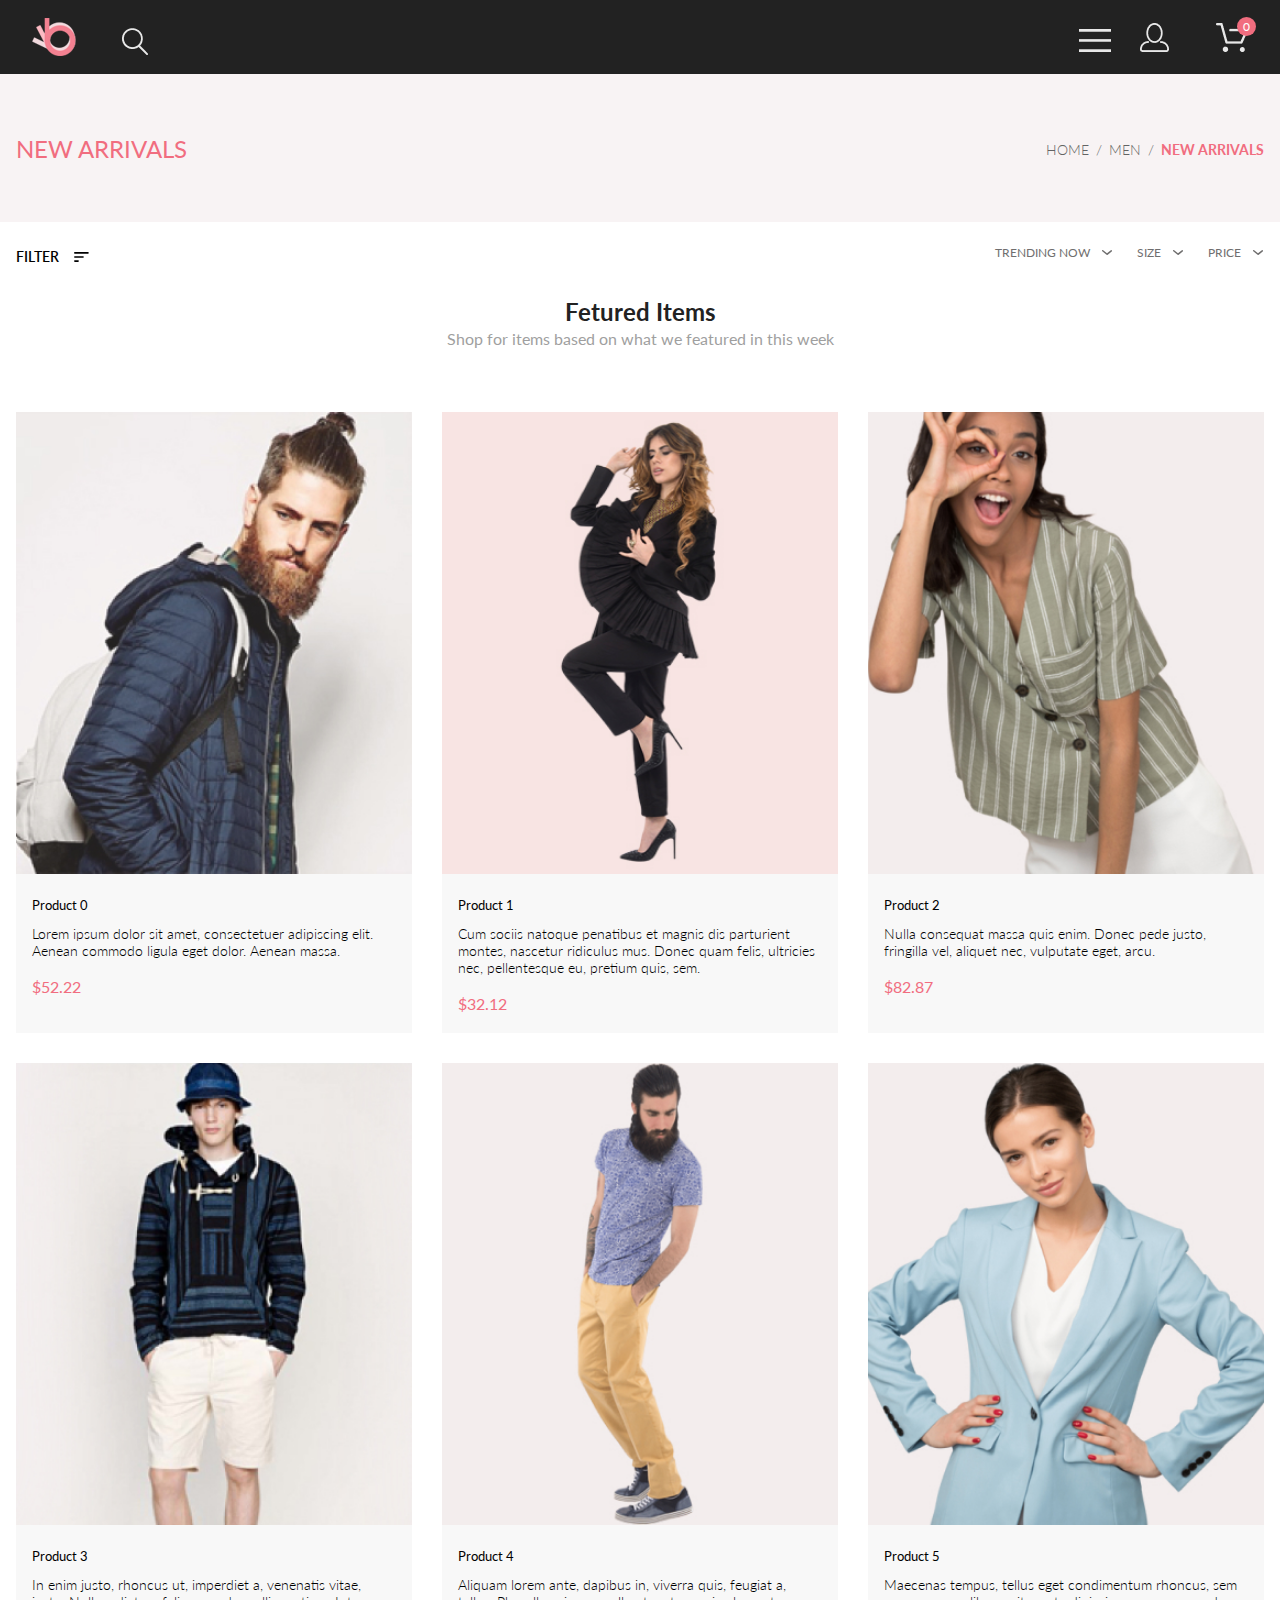
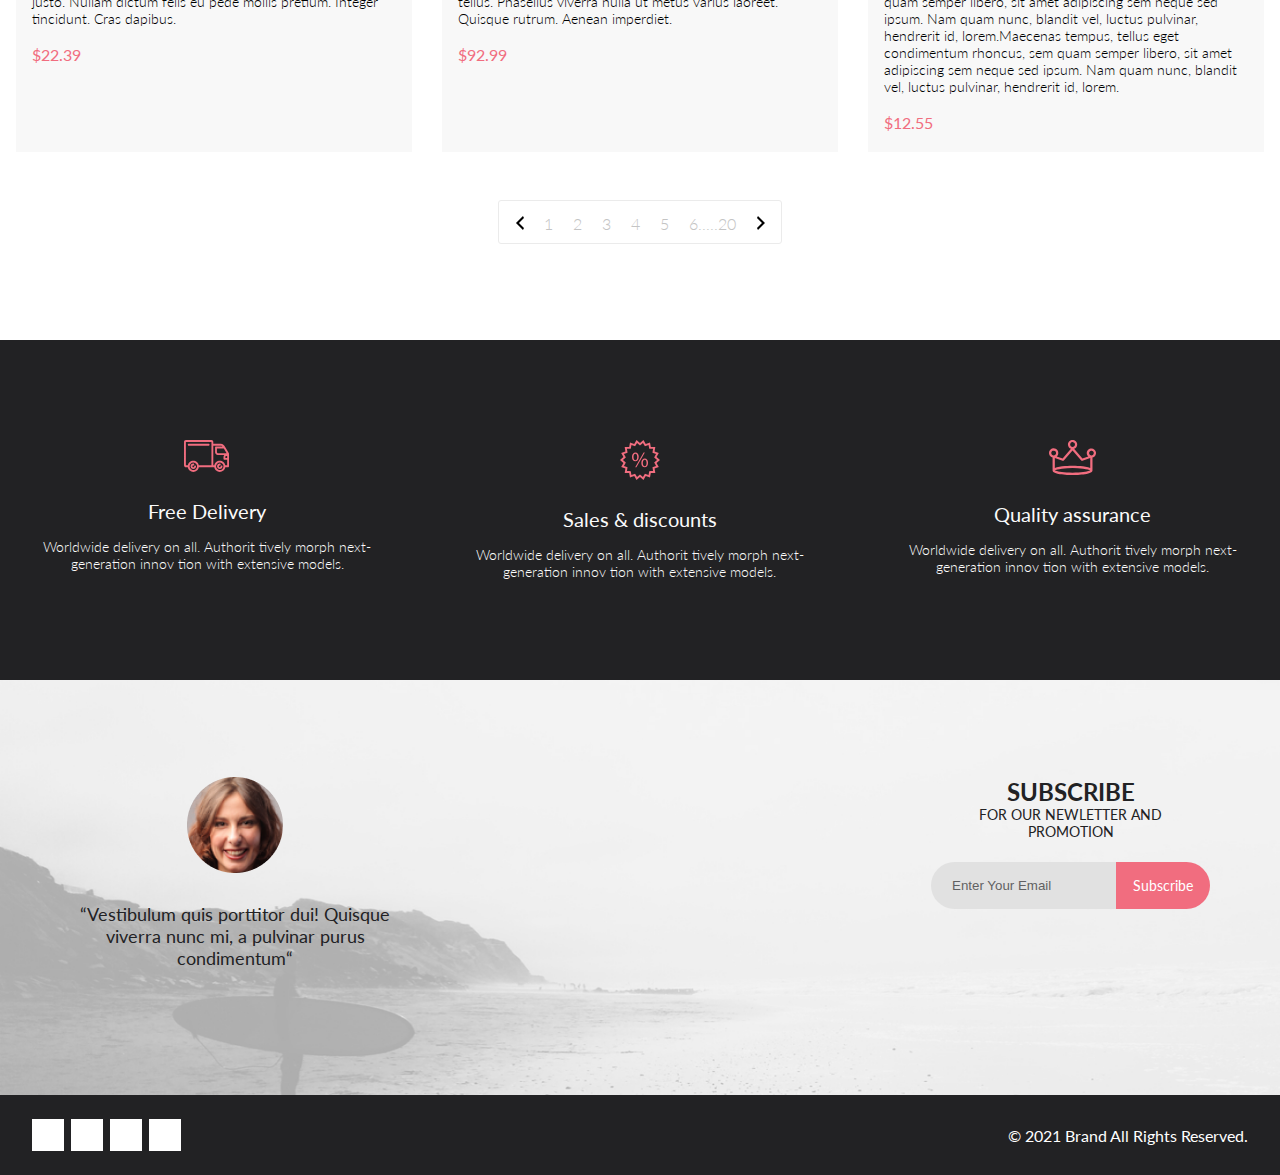
<file: basket/index.html>
<!DOCTYPE html>
<html lang="en">

<head>
    <meta charset="UTF-8">
    <meta name="viewport" content="width=device-width, initial-scale=1.0">
    <title>Document</title>
    <link rel="stylesheet" href="https://cdnjs.cloudflare.com/ajax/libs/font-awesome/5.15.2/css/all.min.css" integrity="sha512-HK5fgLBL+xu6dm/Ii3z4xhlSUyZgTT9tuc/hSrtw6uzJOvgRr2a9jyxxT1ely+B+xFAmJKVSTbpM/CuL7qxO8w==" crossorigin="anonymous" />
    <link rel="stylesheet" href="style.css">
</head>

<body>
    <div class="header">
        <div class="container">
            <div class="leftHeader">
                <img src="images/logo.png" alt="">
                <img class="searchIcon" src="images/search.png" alt="">
            </div>

            <div class="rightHeader">
                <img class="bars" src="images/bars.png" alt="">
                <img class="userIcon" src="images/user.png" alt="">

                <span class="cartIconWrap">
                    <img class="cartIcon" src="images/cart.png" alt="">
                    <span>0</span>
                </span>

                <div class="basket hidden">
                    <div class="basketRow basketHeader">
                        <div>Название товара</div>
                        <div>Количество</div>
                        <div>Цена за шт.</div>
                        <div>Итого</div>
                    </div>

                    <div class="basketTotal">
                        Товаров в корзине на сумму:
                        $<span class="basketTotalValue">0</span>
                    </div>
                </div>
            </div>
        </div>
    </div>

    <div class="newArrivals">
        <div class="container">
            <h1>NEW ARRIVALS</h1>
            <nav>
                <a href="#">HOME</a>
                <span>/</span>
                <a href="#">MEN</a>
                <span>/</span>
                <a href="#">NEW ARRIVALS</a>
            </nav>
        </div>
    </div>

    <div class="filters">
        <div class="container">
            <div class="filtersLeft">
                <span class="filterLabel">FILTER</span>
                <img class="filterIcon" src="images/filter.svg" alt="">
                <div class="filterPopup hidden">
                    <nav class="filterCategory">
                        <div class="filterCategoryHeader">CATEGORY</div>
                        <div class="hidden">
                            <a href="#">Accessories</a>
                            <a href="#">Bags</a>
                            <a href="#">Denim</a>
                            <a href="#">Hoodies & Sweatshirts</a>
                            <a href="#">Jackets & Coats</a>
                            <a href="#">Polos</a>
                            <a href="#">Shirts</a>
                            <a href="#">Shoes</a>
                            <a href="#">Sweaters & Knits</a>
                            <a href="#">T-Shirts</a>
                            <a href="#">Tanks</a>
                        </div>
                    </nav>
                    <nav class="filterCategory">
                        <div class="filterCategoryHeader">BRAND</div>
                        <div class="hidden">
                            <a href="#">Accessories</a>
                            <a href="#">Bags</a>
                            <a href="#">Denim</a>
                            <a href="#">Hoodies & Sweatshirts</a>
                            <a href="#">Jackets & Coats</a>
                            <a href="#">Polos</a>
                            <a href="#">Shirts</a>
                            <a href="#">Shoes</a>
                            <a href="#">Sweaters & Knits</a>
                            <a href="#">T-Shirts</a>
                            <a href="#">Tanks</a>
                        </div>
                    </nav>
                    <nav class="filterCategory">
                        <div class="filterCategoryHeader">DESIGNER</div>
                        <div class="hidden">
                            <a href="#">Accessories</a>
                            <a href="#">Bags</a>
                            <a href="#">Denim</a>
                            <a href="#">Hoodies & Sweatshirts</a>
                            <a href="#">Jackets & Coats</a>
                            <a href="#">Polos</a>
                            <a href="#">Shirts</a>
                            <a href="#">Shoes</a>
                            <a href="#">Sweaters & Knits</a>
                            <a href="#">T-Shirts</a>
                            <a href="#">Tanks</a>
                        </div>
                    </nav>
                </div>
            </div>
            <div class="filtersRight">
                <div class="filterTrending">
                    TRENDING NOW
                    <img src="images/filterArrow.svg" alt="">
                </div>
                <div class="filterSize">
                    <div class="filterSizeWrap">
                        SIZE
                        <img src="images/filterArrow.svg" alt="">
                    </div>
                    <div class="filterSizes hidden">
                        <div>
                            <input type="checkbox"> XS
                        </div>
                        <div>
                            <input type="checkbox"> S
                        </div>
                        <div>
                            <input type="checkbox"> M
                        </div>
                        <div>
                            <input type="checkbox"> L
                        </div>
                    </div>
                </div>
                <div class="filterPrice">
                    PRICE
                    <img src="images/filterArrow.svg" alt="">
                </div>
            </div>
        </div>
    </div>

    <div class="featured container">
        <h2 class="featuredHeader">Fetured Items</h2>
        <div class="featuredTitle">Shop for items based on what we featured in this week</div>

        <!-- Здесь будут появляться карточки товаров -->
        <div class="featuredItems">

        </div>

        <div class="pagination">
            <a href="#">
                <img src="images/chevronLeft.svg" alt="">
            </a>
            <a href="#">1</a>
            <a href="#">2</a>
            <a href="#">3</a>
            <a href="#">4</a>
            <a href="#">5</a>
            <a href="#">6.....20</a>
            <a href="#">
                <img src="images/chevronRight.svg" alt="">
            </a>
        </div>
    </div>

    <div class="services">
        <div class="container">

            <div class="serivceUnit">
                <img src="images/services/delivery.svg" alt="">
                <div class="servicesTitle">
                    Free Delivery
                </div>
                <div class="servicesText">
                    Worldwide delivery on all. Authorit tively morph next-generation innov tion with extensive models.
                </div>
            </div>

            <div class="serivceUnit">
                <img src="images/services/discount.svg" alt="">
                <div class="servicesTitle">
                    Sales & discounts
                </div>
                <div class="servicesText">
                    Worldwide delivery on all. Authorit tively morph next-generation innov tion with extensive models.
                </div>
            </div>

            <div class="serivceUnit">
                <img src="images/services/assurance.svg" alt="">
                <div class="servicesTitle">
                    Quality assurance
                </div>
                <div class="servicesText">
                    Worldwide delivery on all. Authorit tively morph next-generation innov tion with extensive models.
                </div>
            </div>
        </div>
    </div>

    <div class="subscribe">
        <div class="container">

            <div class="subscribeLeft">
                <img src="images/subscribeUser.png" alt="">
                <div class="subscribeUserText">
                    “Vestibulum quis porttitor dui! Quisque viverra nunc mi, a pulvinar purus condimentum“
                </div>
            </div>

            <div class="subscribeRight">
                <div class="subscribeTitle">
                    SUBSCRIBE
                </div>
                <div class="subscribeText">
                    FOR OUR NEWLETTER AND PROMOTION
                </div>
                <form action="" class="subscribeForm">
                    <input type="text" placeholder="Enter Your Email">
                    <button>Subscribe</button>
                </form>
            </div>

        </div>
    </div>

    <div class="footer">
        <div class="container">
            <div class="footerLeft">
                <a href="#">
                    <i class="fab fa-facebook-f"></i>
                </a>
                <a href="#">
                    <i class="fab fa-instagram"></i>
                </a>
                <a href="#">
                    <i class="fab fa-pinterest-p"></i>
                </a>
                <a href="#">
                    <i class="fab fa-twitter"></i>
                </a>
            </div>
            <div class="footerRight">
                &copy; 2021  Brand  All Rights Reserved.
            </div>
        </div>
    </div>

    <script src="scripts/app.js"></script>
    <script src="scripts/basket/ProductDTO.js"></script>
    <script src="scripts/basket/products.js"></script>
    <script src="scripts/basket/productsCards.js"></script>
    <script src="scripts/basket/basket.js"></script>
</body>

</html>
</file>
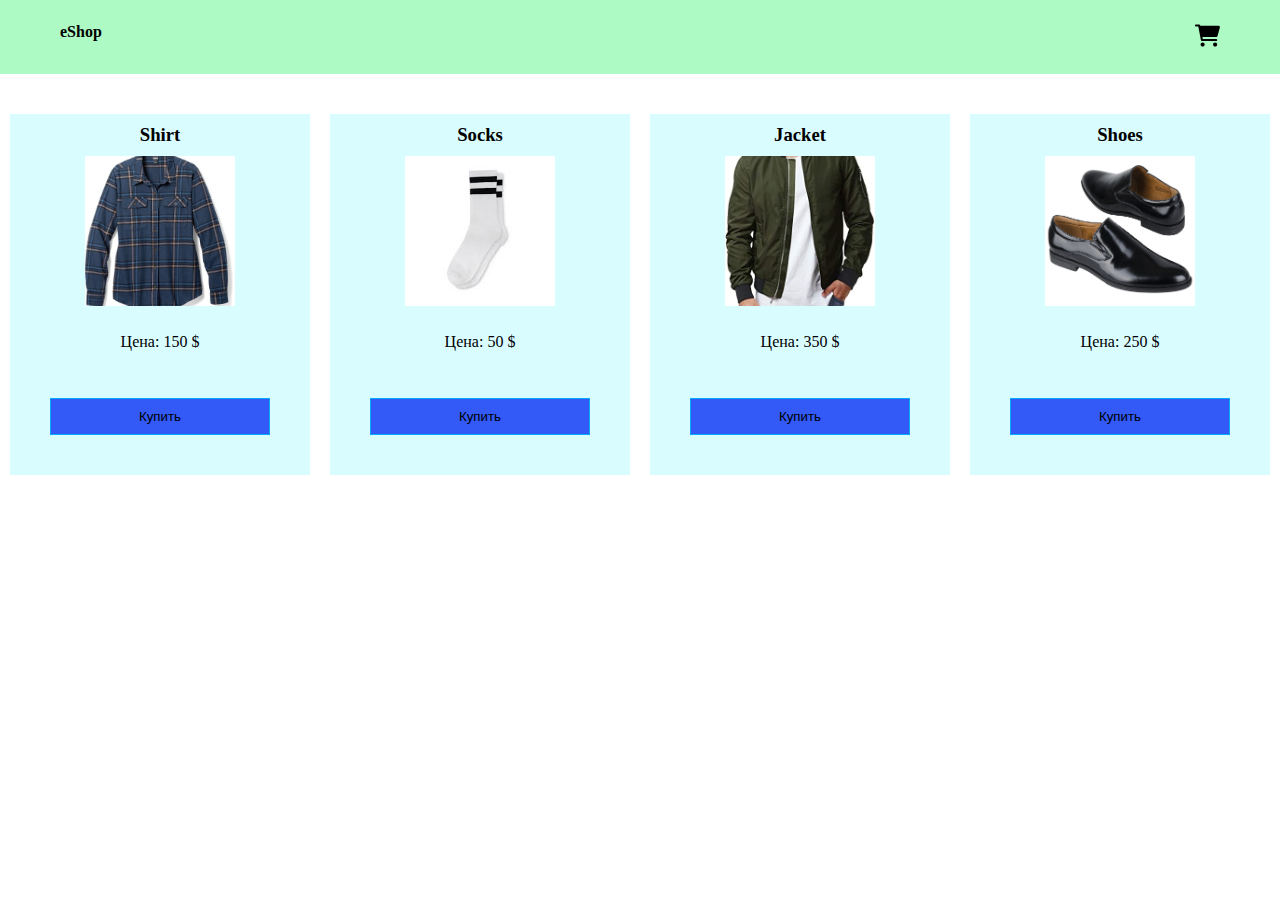
<file: lesson 1/index.html>
<!DOCTYPE html>
<html lang="en">

<head>
    <meta charset="UTF-8">
    <meta http-equiv="X-UA-Compatible" content="IE=edge">
    <meta name="viewport" content="width=device-width, initial-scale=1.0">
    <title>Интернет магазин</title>
    <link rel="stylesheet" href="Style.css">
</head>

<body>
    <header class="header">
        <div class="header__container header__wrap">
            <a class="header__logo" href="#"> <b> eShop </b></a>
            <button class="heaher__button" type="button"> <img class="header__cart" src="img/cart-shopping-solid.svg"
                    alt="cart"> </button>
        </div>

    </header>
    <main>
        <div class="goods__list"></div>
    </main>
    <script src="script.js"></script>
</body>

</html>
</file>
<file: basket/style.css>
@import url("https://fonts.googleapis.com/css2?family=Lato:wght@300;400;700;900&display=swap");
body {
    margin: 0;
    font-family: Lato, sans-serif;
}

.header {
    background: #222222;
    height: 74px;
    padding: 18px 16px;
    box-sizing: border-box;
}

.header .container {
    display: flex;
    justify-content: space-between;
    align-items: center;
}

@media (min-width: 1600px) {
    .container {
        margin: 0 auto;
        width: 1140px;
    }
}

@media (min-width: 768px) {
    .header {
        padding-left: 32px;
        padding-right: 32px;
    }
}

.header i {
    color: #e8e8e8;
}

.userIcon,
.bars {
    display: none;
}

@media (min-width: 768px) {
    .userIcon,
    .bars {
        display: inline;
    }
}

.userIcon {
    margin-left: 25px;
    margin-right: 42px;
}

.searchIcon {
    margin-left: 41px;
}

.cartIconWrap {
    position: relative;
    cursor: pointer;
}

.cartIconWrap span {
    display: inline-block;
    width: 19px;
    height: 19px;
    color: white;
    background: #f16d7f;
    border-radius: 50%;
    position: absolute;
    text-align: center;
    right: -8px;
    top: -19px;
    font-size: 12px;
    line-height: 19px;
}

.rightHeader {
    position: relative;
}

.basket {
    position: absolute;
    z-index: 3;
    right: 0;
    top: 37px;
    background: white;
    padding: 10px;
    border: 1px solid #ebebeb;
    border-radius: 3px;
    font-size: 14px;
}

@media (min-width: 340px) {
    .basket {
        font-size: 16px;
    }
}
@media (min-width: 552px) {
    .basket {
        width: 500px;
    }
}

.basketRow {
    display: grid;
    grid-template-columns: repeat(4, 1fr);
    gap: 10px;
    margin-bottom: 10px;
    border-bottom: 1px solid #ebebeb;
    padding-bottom: 10px;
}

.basketHeader {
    font-weight: bold;
}

.basketTotal {
    font-weight: bold;
    text-align: right;
}

.newArrivals {
    background: #f8f3f4;
    min-height: 148px;
}

.newArrivals h1 {
    margin: 24px 0 32px;
    font-weight: normal;
    font-size: 24px;
    line-height: 29px;
    color: #f16d7f;
}

@media (min-width: 768px) {
    .newArrivals h1 {
        margin: 0;
    }
}

.newArrivals .container {
    display: flex;
    flex-direction: column;
    align-items: center;
    min-height: inherit;
}

@media (min-width: 768px) {
    .newArrivals .container {
        flex-direction: row;
        justify-content: space-between;
    }
}

@media (min-width: 768px) and (max-width: 1599px) {
    .newArrivals .container {
        padding: 0 16px;
    }
}

.newArrivals nav a,
.newArrivals nav span {
    font-weight: 300;
    font-size: 14px;
    line-height: 17px;
    color: #636363;
}

.newArrivals nav a {
    text-decoration: none;
}

.newArrivals nav span {
    margin: 0 3px;
}

.newArrivals nav a:last-of-type {
    font-weight: bold;
    font-size: 14px;
    line-height: 17px;
    color: #f16d7f;
}

.filters {
    margin-top: 24px;
    margin-bottom: 32px;
}

@media (min-width: 1600px) {
    .filters {
        margin-top: 51px;
        margin-bottom: 64px;
    }
}

.filters .container {
    display: flex;
    justify-content: space-between;
    padding-left: 8px;
    padding-right: 8px;
}

@media (min-width: 768px) {
    .filters .container {
        padding-left: 16px;
        padding-right: 16px;
    }
}

@media (min-width: 1600px) {
    .filters .container {
        padding-left: 0;
        padding-right: 0;
        justify-content: flex-start;
    }
}

.filtersRight {
    display: flex;
    font-size: 12px;
    line-height: 14px;
    color: #6f6e6e;
}

@media (min-width: 1600px) {
    .filtersRight {
        font-size: 14px;
        line-height: 17px;
        margin-left: 320px;
    }
}

.filtersRight img {
    position: relative;
    bottom: 1px;
    margin-left: 9px;
}

.filtersRight > div:not(:last-child) {
    margin-right: 15px;
}

@media (min-width: 375px) {
    .filtersRight > div:not(:last-child) {
        margin-right: 24px;
    }
}

.filtersLeft .filterLabel {
    display: none;
    position: relative;
    z-index: 2;
    cursor: pointer;
}

.filterLabelPink {
    color: #ef5b70 !important;
    left: 16px;
    top: 13px;
}

.filterIconPink {
    left: 16px;
    top: 13px;
}

@media (min-width: 768px) {
    .filtersLeft .filterLabel {
        display: inline;
        font-weight: 600;
        font-size: 14px;
        line-height: 17px;
        color: #000000;
    }
}

.filtersLeft .filterIcon {
    width: 37px;
    height: 25px;
    position: relative;
    z-index: 2;
}

@media (min-width: 768px) {
    .filtersLeft .filterIcon {
        width: 15px;
        height: 10px;
        margin-left: 11px;
    }
}

.filtersLeft {
    position: relative;
}

.hidden {
    display: none;
}

.filterPopup {
    position: absolute;
    left: 0;
    top: 0;
    width: 360px;
    background: #ffffff;
    box-shadow: 6px 4px 35px rgba(0, 0, 0, 0.21);
    padding: 46px 16px 16px 16px;
    z-index: 1;
    overflow-y: auto;
}

.filterCategoryHeader {
    font-size: 14px;
    line-height: 37px;
    color: #ef5b70;
    padding-left: 11px;
    min-height: 37px;
    border-bottom: 1px solid #ebebeb;
    margin-bottom: 24px;
    position: relative;
    cursor: pointer;
}

.filterCategoryHeader:before {
    content: "";
    width: 5px;
    min-height: inherit;
    background: #ef5b70;
    position: absolute;
    left: 0;
    top: 1px;
}

.filterCategory:not(:last-child) {
    margin-bottom: 24px;
}

.filterCategory a {
    display: block;
    text-decoration: none;
    padding-left: 34px;
    padding-right: 16px;
    font-size: 14px;
    line-height: 17px;
    color: #6f6e6e;
}

.filterCategory a:not(:last-child) {
    margin-bottom: 11px;
}

.filterSizeWrap {
    cursor: pointer;
}

.filterSize {
    position: relative;
}

.filterSizes {
    position: absolute;
    left: 0;
    top: 25px;
    width: 79px;
    height: 103px;
    background: #ffffff;
    box-shadow: 6px 4px 35px rgba(0, 0, 0, 0.21);
    padding: 7px 9px;
    box-sizing: border-box;
    font-size: 14px;
    color: #6f6e6e;
}

.filterSizes > div:not(:last-child) {
    margin-bottom: 4px;
}

.featured {
    padding-left: 8px;
    padding-right: 8px;
    margin-bottom: 96px;
}

@media (min-width: 768px) {
    .featured {
        padding-left: 16px;
        padding-right: 16px;
    }
}

@media (min-width: 1600px) {
    .featured {
        padding-left: 0;
        padding-right: 0;
    }
}

.featured h2 {
    margin-top: 0;
    margin-bottom: 3px;
    text-align: center;
    color: #222222;
}

.featuredTitle {
    text-align: center;
    color: #9f9f9f;
    margin-bottom: 64px;
}

.featuredItems {
    display: grid;
    grid-template-columns: 1fr;
    row-gap: 16px;
}

@media (min-width: 640px) {
    .featuredItems {
        grid-template-columns: 1fr 1fr;
        row-gap: 18px;
        column-gap: 16px;
    }
}

@media (min-width: 1000px) {
    .featuredItems {
        grid-template-columns: repeat(3, 1fr);
        gap: 30px;
    }
}

.featuredItem {
    background: #f8f8f8;
}

.featuredItem img {
    width: 100%;
    display: block;
}

.featuredImgWrap {
    position: relative;
}

.featuredItem:hover .featuredImgDark {
    display: flex;
}

.featuredImgDark {
    position: absolute;
    width: 100%;
    height: 100%;
    left: 0;
    top: 0;
    background: rgba(58, 56, 56, 0.86);
    display: none;
    justify-content: center;
    align-items: center;
}

.featuredImgDark button {
    background: none;
    border: 1px solid white;
    color: white;
    display: flex;
    align-items: center;
    padding: 10px 14px;
    font-size: 14px;
    font-family: inherit;
}

.featuredImgDark button img {
    width: 26px;
    height: 24px;
    margin-right: 11px;
}

.featuredData {
    padding: 23px 16px 20px;
}

.featuredName {
    font-size: 13px;
    line-height: 16px;
    color: #000000;
}

.featuredText {
    font-weight: 300;
    font-size: 14px;
    line-height: 17px;
    margin-top: 12px;
    margin-bottom: 18px;
}

.featuredPrice {
    font-size: 16px;
    line-height: 19px;
    color: #f16d7f;
}

.pagination {
    width: 284px;
    height: 44px;
    margin: 0 auto;
    border: 1px solid #ebebeb;
    margin-top: 48px;
    padding: 13px 16px;
    box-sizing: border-box;
    display: flex;
    justify-content: space-between;
    border-radius: 3px;
}

.pagination a {
    text-decoration: none;
    font-weight: 300;
    font-size: 16px;
    color: #c4c4c4;
}

.pagination a:hover {
    color: #ef5b70;
}



.services {
    background: #222224;
    padding-top: 48px;
    padding-bottom: 81px;
    padding-left: 14px;
    padding-right: 14px;
}

@media (min-width: 1200px) {
    .services {
        padding-top: 100px;
        padding-bottom: 100px;
    }
}

.services .container {
    display: grid;
    gap: 46px;
}

@media (min-width: 1200px) {
    .services .container {
        display: grid;
        grid-template-columns: repeat(3, 1fr);
        gap: 46px;
    }
}

.serivceUnit {
    text-align: center;
    display: flex;
    flex-direction: column;
    align-items: center;
}

.servicesTitle,
.servicesText {
    color: #fbfbfb;
}

.servicesTitle {
    font-size: 19.96px;
    line-height: 24px;
    margin-top: 27px;
    margin-bottom: 15px;
}

.servicesText {
    font-weight: 300;
    font-size: 13.972px;
    line-height: 17px;
    max-width: 340px;
}

.subscribe {
    background: url(images/subscribe.jpg) no-repeat;
    background-size: cover;
    padding-top: 64px;
    padding-bottom: 109px;
    padding-left: 20px;
    padding-right: 20px;
}

@media (min-width: 1200px) {
    .subscribe {
        padding-top: 97px;
        padding-bottom: 126px;
    }

    .subscribe .container {
        margin: 0 auto;
        width: 1140px;
        display: flex;
        justify-content: space-between;
    }
}

.subscribeLeft {
    display: flex;
    flex-direction: column;
    align-items: center;
}

.subscribeUserText {
    margin-top: 30px;
    text-align: center;
    font-size: 18px;
    line-height: 22px;
    color: #222224;
    max-width: 330px;
}

.subscribeRight {
    display: flex;
    flex-direction: column;
    align-items: center;
    margin-top: 65px;
}

@media (min-width: 1200px) {
    .subscribeRight {
        margin-top: initial;
    }
}

.subscribeTitle {
    font-weight: 700;
    font-size: 24px;
    color: #222224;
}

.subscribeTitle,
.subscribeText {
    max-width: 271px;
    text-align: center;
}

.subscribeText {
    font-size: 14px;
    color: #222224;
    margin-bottom: 22px;
}

.subscribeForm {
    height: 47px;
}

.subscribeForm input {
    height: inherit;
    background: #e1e1e1;
    border: none;
    padding: 6px 21px;
    box-sizing: border-box;
    border-top-left-radius: 28px;
    border-bottom-left-radius: 28px;
    float: left;
    width: 185px;
}

.subscribeForm input::-webkit-input-placeholder {
    color: #222224;
    font-family: inherit;
    opacity: 0.67;
}
.subscribeForm input::-moz-placeholder {
    color: #222224;
    font-family: inherit;
    opacity: 0.67;
}
.subscribeForm input:-ms-input-placeholder {
    color: #222224;
    font-family: inherit;
    opacity: 0.67;
}
.subscribeForm input:-moz-placeholder {
    color: #222224;
    font-family: inherit;
    opacity: 0.67;
}

.subscribeForm button {
    height: inherit;
    border: none;
    color: white;
    font-family: inherit;
    font-size: 14px;
    line-height: 17px;
    background: #f16d7f;
    border-top-right-radius: 28px;
    border-bottom-right-radius: 28px;
    padding: 0 17px;
}

.footer {
    background: #222224;
    padding: 43px 20px 10px;
}

@media (min-width: 768px) {
    .footer {
        padding: 24px 32px;
    }
}

.footer .container {
    display: flex;
    flex-direction: column;
    align-items: center;
}

@media (min-width: 768px) {
    .footer .container {
        flex-direction: row;
        justify-content: space-between;
    }
}

.footerLeft {
    display: flex;
}

.footer a {
    color: black;
    background: white;
    width: 32px;
    height: 32px;
    display: flex;
    justify-content: center;
    align-items: center;
    text-decoration: none;
}

.footer a:hover {
    background: #f16d7f;
    color: white;
}

.footer a:not(:last-child) {
    margin-right: 7px;
}

.footerRight {
    color: white;
}

@media (max-width: 767px) {
    .footerRight {
        margin-top: 40px;
    }
}
</file>
<file: lesson 1/Style.css>
* {
    padding: 0;
    margin: 0;
}


.header {
    background: #aefac5;
    height: 74px;
    padding: 0 16px;
    box-sizing: border-box;
}

.header__container {
    max-width: 1160px;
    padding: 0 10px;
    margin: 0 auto;
}

.header__wrap {
    display: flex;
    justify-content: space-between;
    padding: 23px 0;
}

.header__logo {
    text-decoration: none;
    color: black;
}

.header__cart {
    height: 25px;
    width: 25px;
}

.heaher__button {
    border: none;
    background: none;
}

.goods__list {
    display: flex;
    justify-content: space-around;
    padding: 30px 0;
}

.goods__item {
    width: 360px;
    height: 100%;
    background: #d9fcff;
    margin: 10px;
    display: flex;
    flex-direction: column;
}

.goods__name {
    display: flex;
    justify-content: center;
    padding-top: 10px;
    padding-bottom: 10px;
}

.goods__price {
    display: flex;
    justify-content: center;
    padding-top: 7px;
    padding-bottom: 7px;
}

.goods__button {
    background: #335af6;
    border: 1px solid rgb(0, 170, 255);
    display: flex;
    justify-content: center;
    padding: 10px 14px;
    margin: 40px;
}

.goods__img {
    width: 150px;
    height: 150px;
    object-fit: cover;
    display: block;
    margin: 0 auto 20px;
}
</file>
